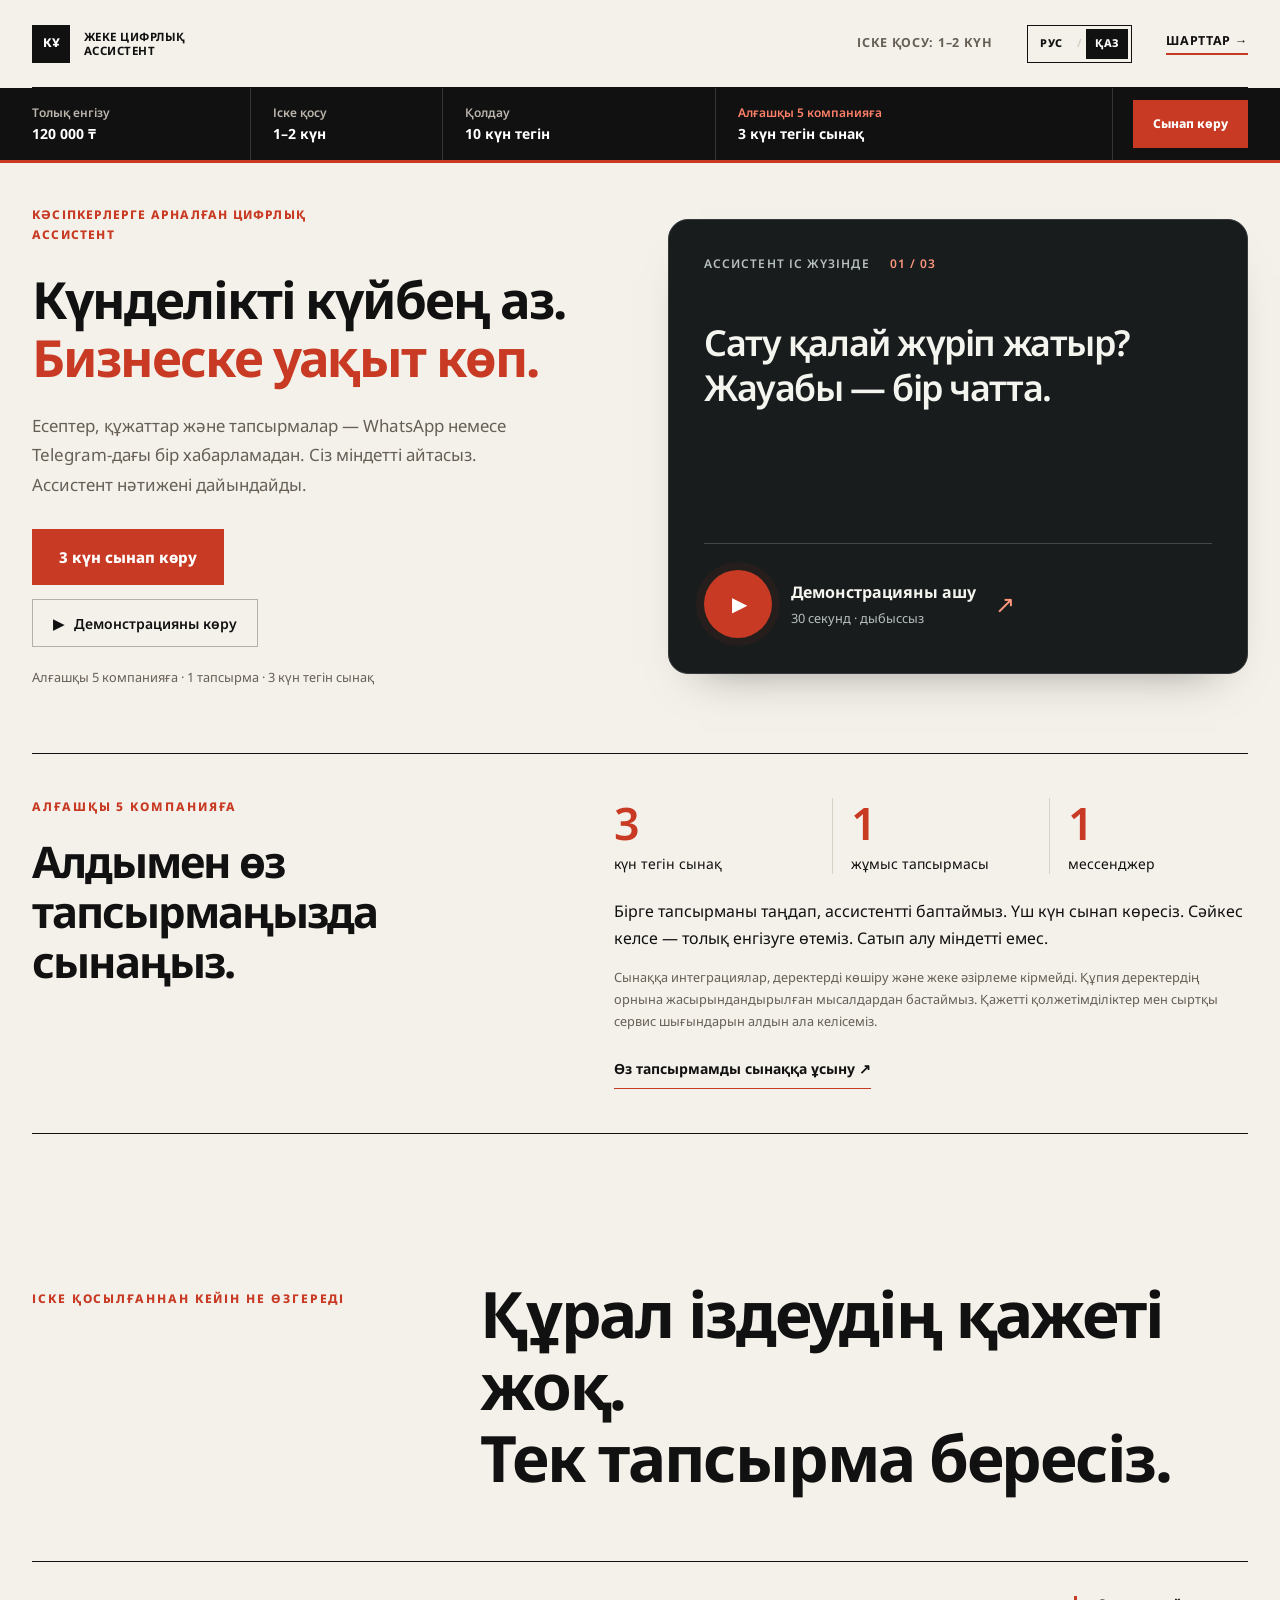
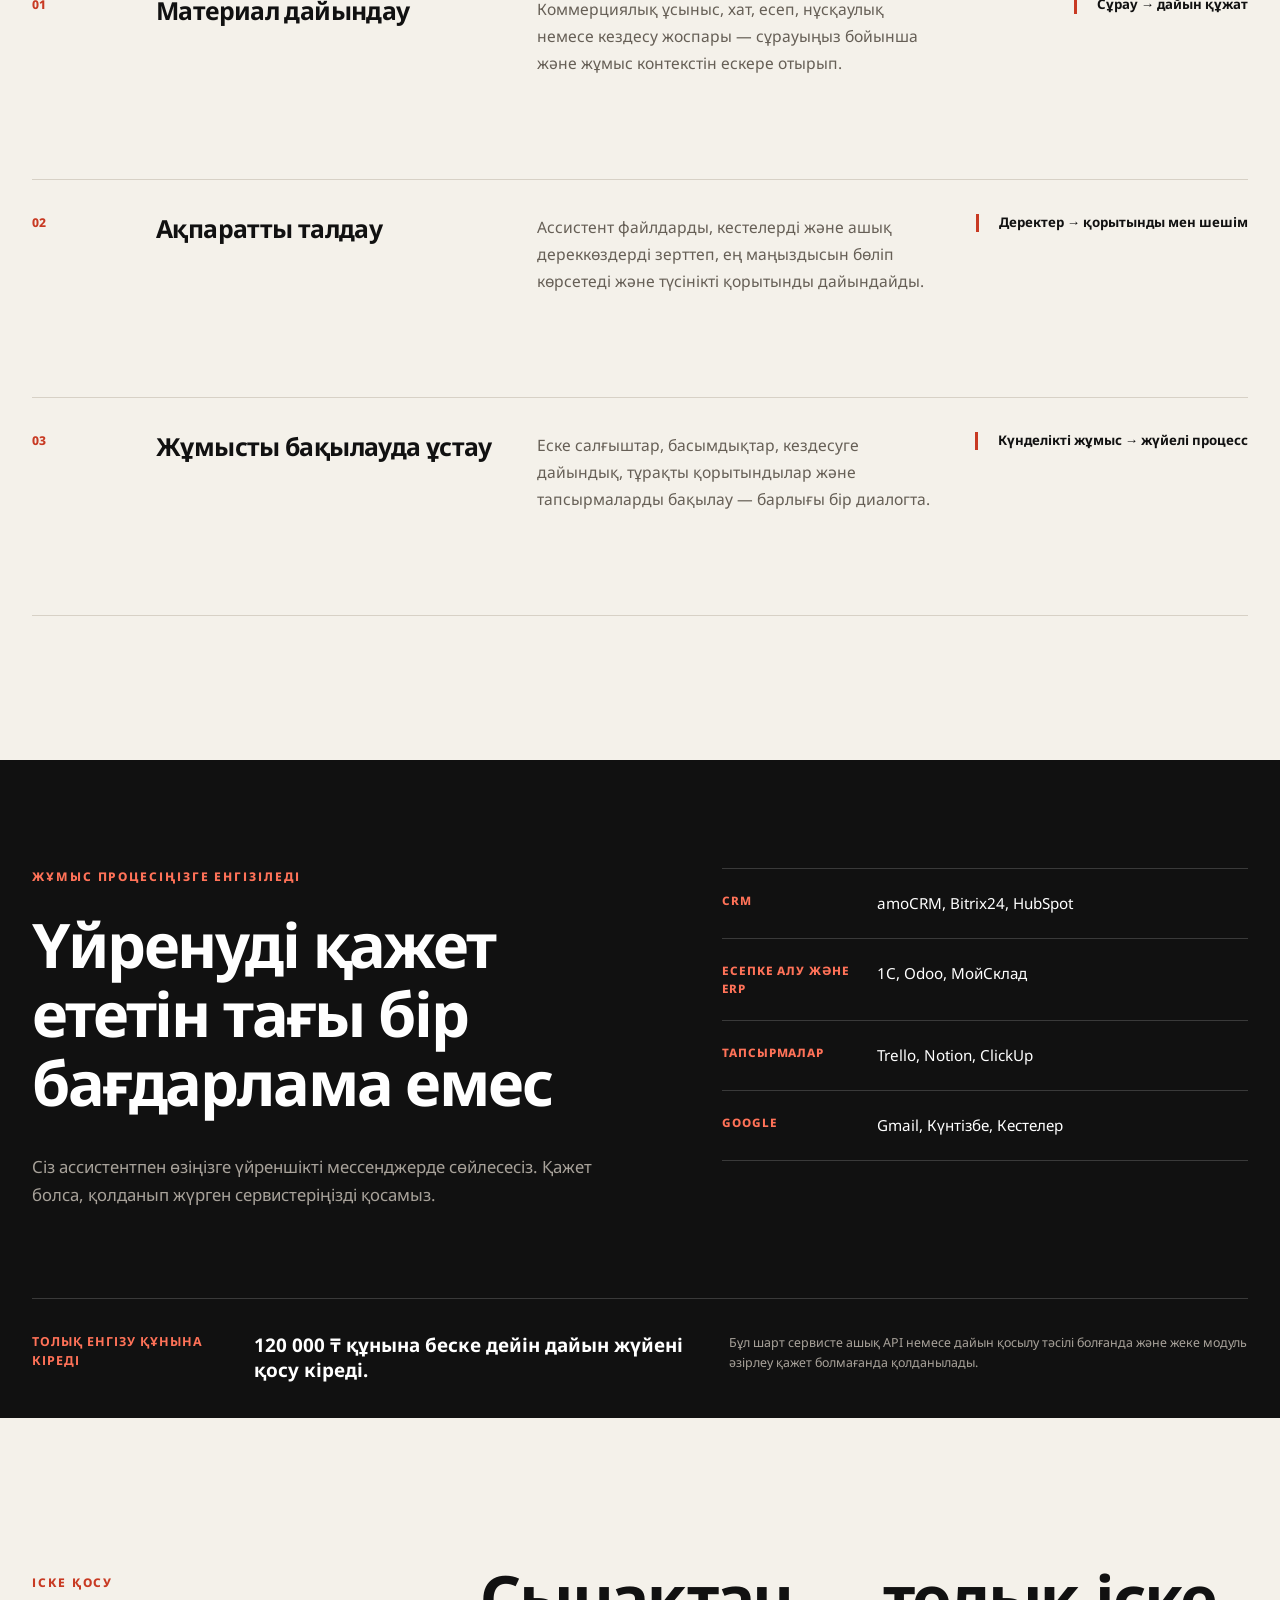
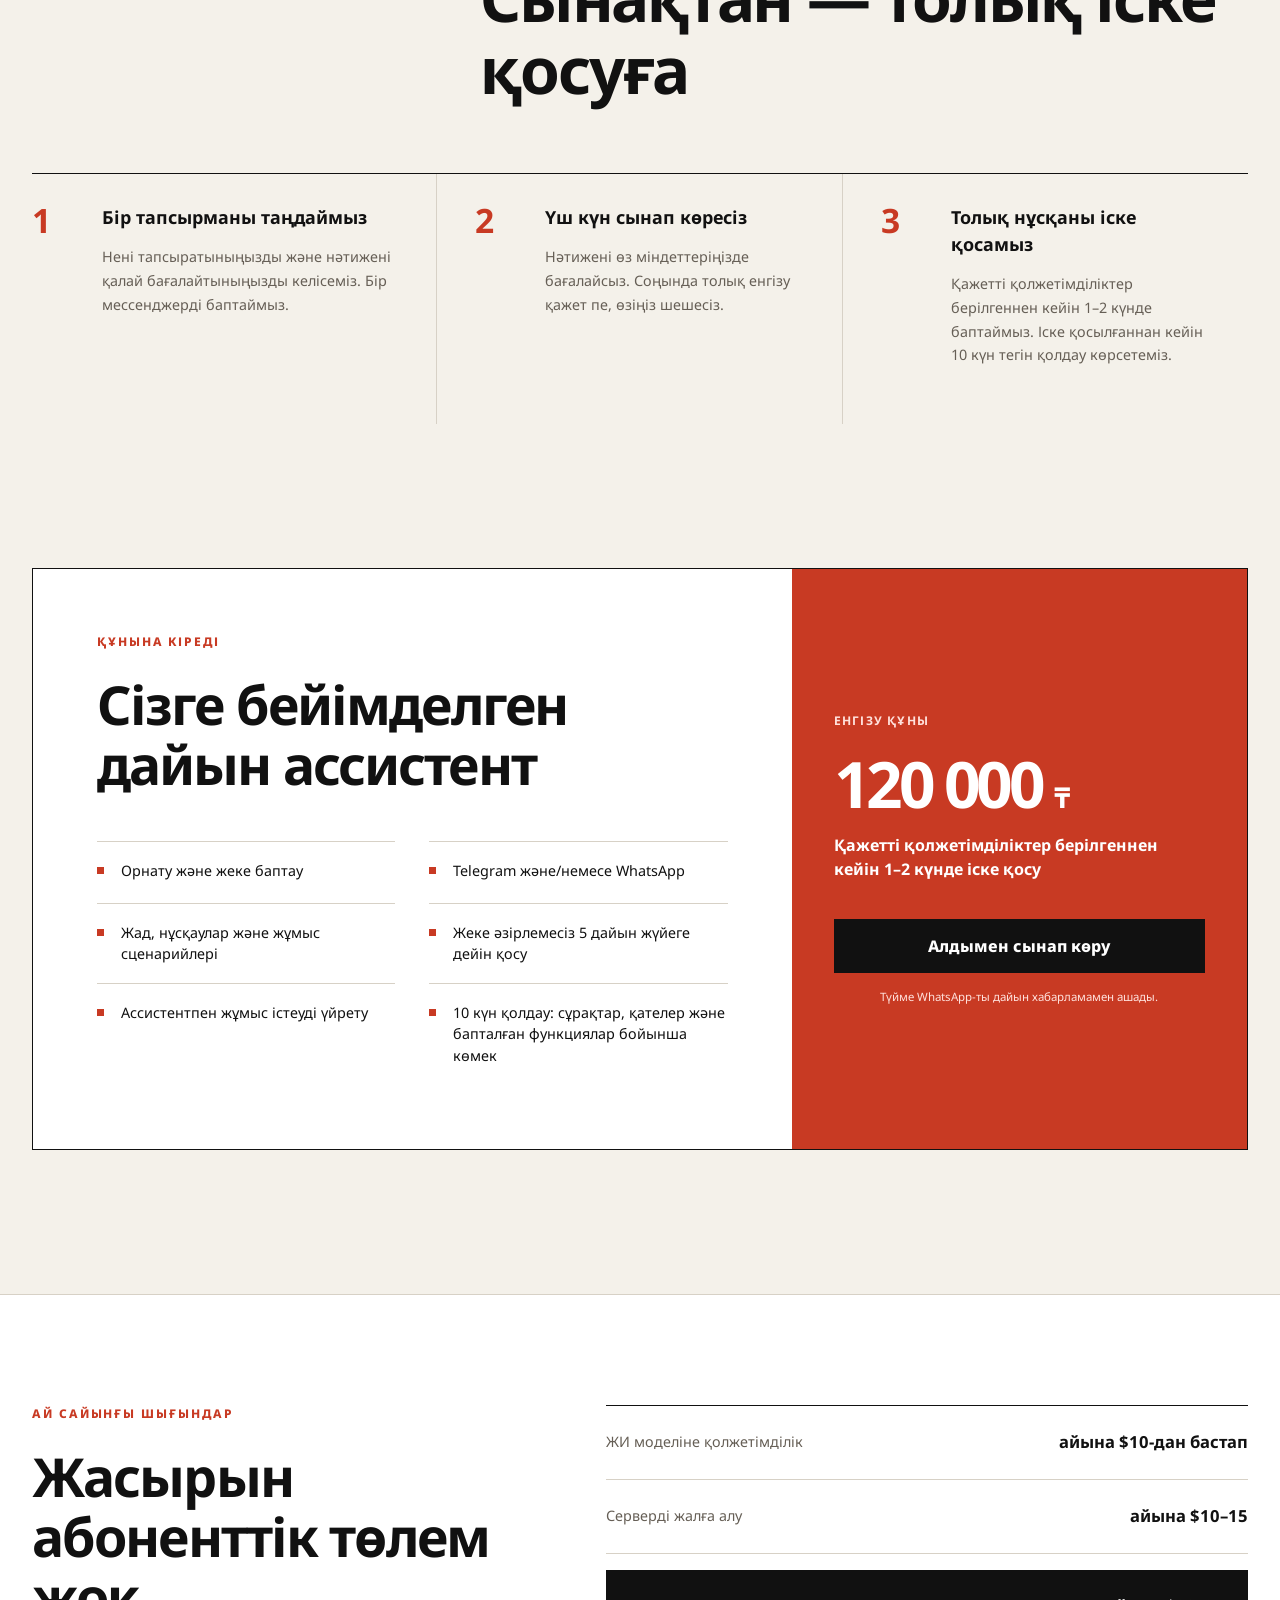
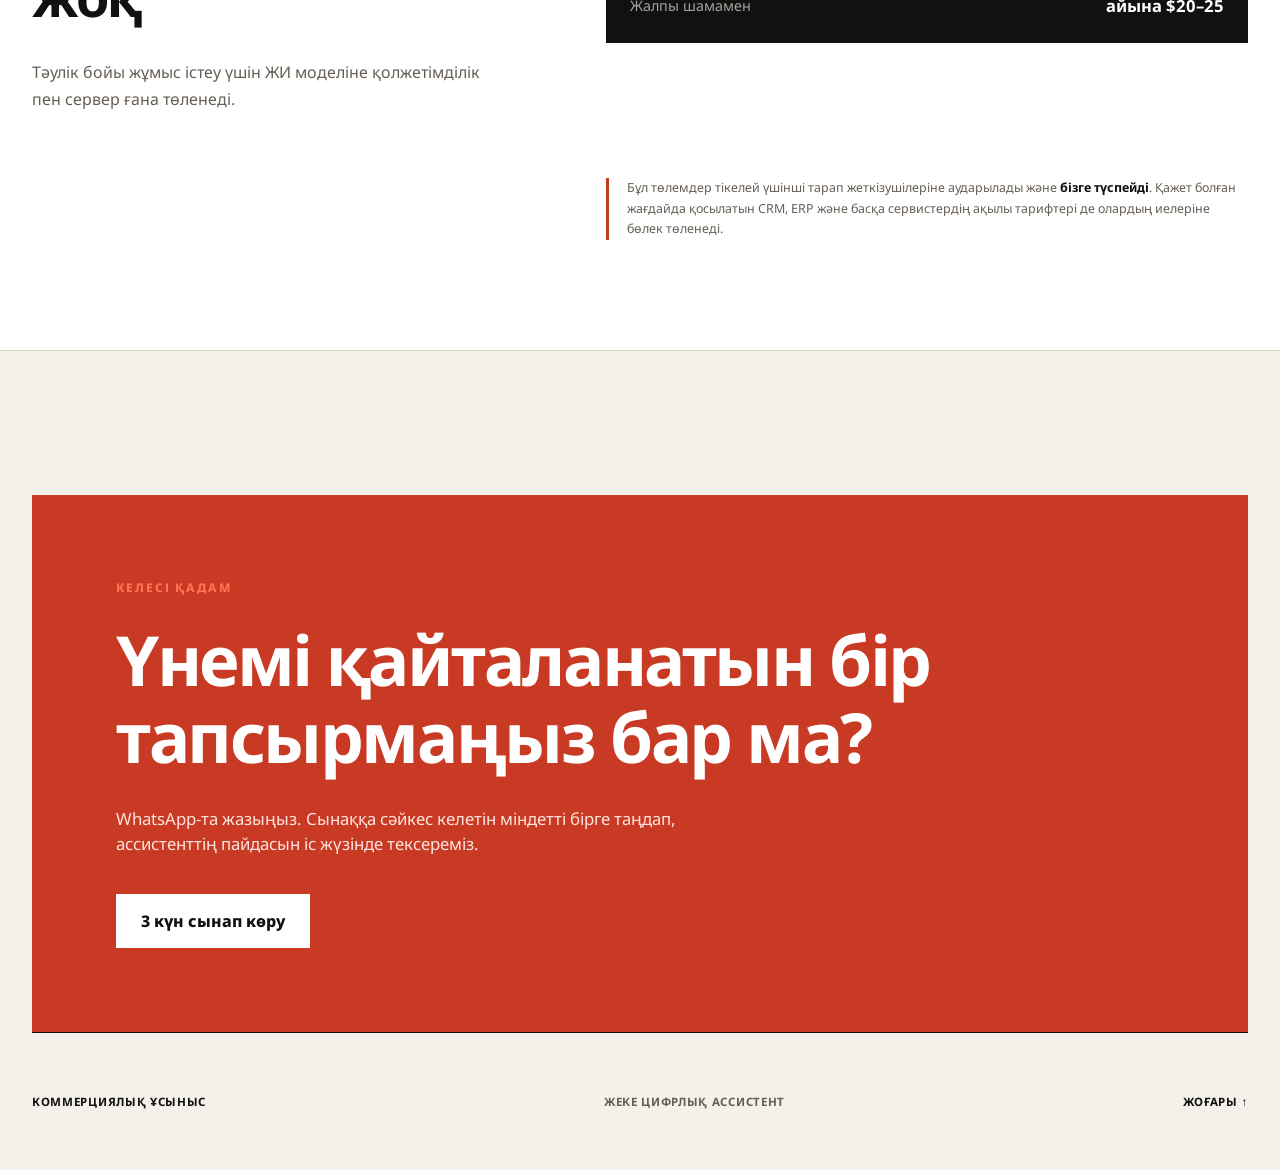
<file: index.html>
<!doctype html>
<html lang="kk">
  <head>
    <meta charset="UTF-8" />
    <meta name="viewport" content="width=device-width, initial-scale=1.0" />
    <meta name="theme-color" content="#f4f1ea" />
    <meta name="description" content="Telegram және WhatsApp-та жұмыс істейтін жеке цифрлық ассистентті енгізу жөніндегі коммерциялық ұсыныс. 1–2 күнде іске қосу." />
    <title>Жеке цифрлық ассистент — коммерциялық ұсыныс</title>
    <link rel="preconnect" href="https://fonts.googleapis.com" />
    <link rel="preconnect" href="https://fonts.gstatic.com" crossorigin />
    <link href="https://fonts.googleapis.com/css2?family=Noto+Sans:wght@400;500;600;700;800&amp;display=swap" rel="stylesheet" />
    <link rel="stylesheet" href="./styles.css" />
    <link rel="stylesheet" href="./phone-demo.css?v=20260905-frame" />
  <noscript><style>.reveal{opacity:1;transform:none}.pd-teaser,.demo-watch{display:none}.hero{grid-template-columns:1fr}</style></noscript>
  </head>
  <body>
    <header class="header shell">
      <a class="proposal-mark" href="#top" aria-label="Беттің басына өту">
        <span>КҰ</span>
        <span>Жеке цифрлық<br />ассистент</span>
      </a>
      <div class="header-meta">
        <span>Іске қосу: 1–2 күн</span>
        <nav class="language-switch" aria-label="Тілді таңдау / Выбор языка">
          <button type="button" data-language="ru" aria-pressed="false">РУС</button>
          <span aria-hidden="true">/</span>
          <button type="button" data-language="kz" aria-pressed="true">ҚАЗ</button>
        </nav>
        <a href="#offer">Шарттар →</a>
      </div>
    </header>

    <div class="offer-rail" aria-label="Ұсыныстың негізгі шарттары">
      <div class="offer-rail__inner shell">
        <div class="offer-rail__item"><span>Толық енгізу</span><strong>120 000 ₸</strong></div>
        <div class="offer-rail__item"><span>Іске қосу</span><strong>1–2 күн</strong></div>
        <div class="offer-rail__item"><span>Қолдау</span><strong>10 күн тегін</strong></div>
        <div class="offer-rail__item offer-rail__item--promo"><span>Алғашқы 5 компанияға</span><strong>3 күн тегін сынақ</strong></div>
        <a class="offer-rail__cta" href="https://wa.me/77479896274?text=%D0%A1%D3%99%D0%BB%D0%B5%D0%BC%D0%B5%D1%82%D1%81%D1%96%D0%B7%20%D0%B1%D0%B5!%20%D0%A6%D0%B8%D1%84%D1%80%D0%BB%D1%8B%D2%9B%20%D0%B0%D1%81%D1%81%D0%B8%D1%81%D1%82%D0%B5%D0%BD%D1%82%D1%82%D1%96%203%20%D0%BA%D2%AF%D0%BD%20%D1%81%D1%8B%D0%BD%D0%B0%D0%BF%20%D0%BA%D3%A9%D1%80%D0%B3%D1%96%D0%BC%20%D0%BA%D0%B5%D0%BB%D0%B5%D0%B4%D1%96.%20%D0%91%D0%B8%D0%B7%D0%BD%D0%B5%D1%81%D1%96%D0%BC%3A%20___.%20%D0%A1%D1%8B%D0%BD%D0%B0%D2%9B%20%D1%82%D0%B0%D0%BF%D1%81%D1%8B%D1%80%D0%BC%D0%B0%D1%81%D1%8B%3A%20___.%20%D0%AB%D2%A3%D2%93%D0%B0%D0%B9%D0%BB%D1%8B%20%D0%BC%D0%B5%D1%81%D1%81%D0%B5%D0%BD%D0%B4%D0%B6%D0%B5%D1%80%3A%20WhatsApp%20%2F%20Telegram." target="_top" aria-label="Ассистентті WhatsApp арқылы қосу">Сынап көру</a>
      </div>
    </div>

    <main id="top">
      <section class="hero shell">
        <div class="hero-main reveal">
          <p class="overline">Кәсіпкерлерге арналған цифрлық ассистент</p>
          <h1>Күнделікті күйбең аз.<br /><em>Бизнеске уақыт көп.</em></h1>
          <p class="hero-text">Есептер, құжаттар және тапсырмалар — WhatsApp немесе Telegram-дағы бір хабарламадан. Сіз міндетті айтасыз. Ассистент нәтижені дайындайды.</p>
          <div class="hero-action">
            <a class="button button--signal" href="https://wa.me/77479896274?text=%D0%A1%D3%99%D0%BB%D0%B5%D0%BC%D0%B5%D1%82%D1%81%D1%96%D0%B7%20%D0%B1%D0%B5!%20%D0%A6%D0%B8%D1%84%D1%80%D0%BB%D1%8B%D2%9B%20%D0%B0%D1%81%D1%81%D0%B8%D1%81%D1%82%D0%B5%D0%BD%D1%82%D1%82%D1%96%203%20%D0%BA%D2%AF%D0%BD%20%D1%81%D1%8B%D0%BD%D0%B0%D0%BF%20%D0%BA%D3%A9%D1%80%D0%B3%D1%96%D0%BC%20%D0%BA%D0%B5%D0%BB%D0%B5%D0%B4%D1%96.%20%D0%91%D0%B8%D0%B7%D0%BD%D0%B5%D1%81%D1%96%D0%BC%3A%20___.%20%D0%A1%D1%8B%D0%BD%D0%B0%D2%9B%20%D1%82%D0%B0%D0%BF%D1%81%D1%8B%D1%80%D0%BC%D0%B0%D1%81%D1%8B%3A%20___.%20%D0%AB%D2%A3%D2%93%D0%B0%D0%B9%D0%BB%D1%8B%20%D0%BC%D0%B5%D1%81%D1%81%D0%B5%D0%BD%D0%B4%D0%B6%D0%B5%D1%80%3A%20WhatsApp%20%2F%20Telegram." target="_top">3 күн сынап көру</a>
            <button class="demo-watch" type="button" data-demo-open aria-haspopup="dialog" aria-controls="demo-dialog"><span aria-hidden="true">▶</span> Демонстрацияны көру</button>
          </div>
          <p class="hero-pilot-note">Алғашқы 5 компанияға · 1 тапсырма · 3 күн тегін сынақ</p>
        </div>

        <button class="pd-teaser" type="button" data-demo-open aria-haspopup="dialog" aria-controls="demo-dialog">
          <span class="pd-teaser-top"><span data-phone-copy="teaserEyebrow">АССИСТЕНТ ІС ЖҮЗІНДЕ</span><span>01 / 03</span></span>
          <span class="pd-teaser-title" data-phone-copy="teaserTitle">Сату қалай жүріп жатыр?<br>Жауабы — бір чатта.</span>
          <span class="pd-teaser-rule"></span>
          <span class="pd-teaser-bottom"><span class="pd-play-disc" aria-hidden="true">▶</span><span><strong data-phone-copy="teaserPlay">Демонстрацияны ашу</strong><small data-phone-copy="teaserDuration">30 секунд · дыбыссыз</small></span><span class="pd-teaser-arrow" aria-hidden="true">↗</span></span>
        </button>
      </section>

      <section class="pilot-section shell" id="pilot">
        <div class="pilot-intro"><p class="overline" data-copy="pilotEyebrow">АЛҒАШҚЫ 5 КОМПАНИЯҒА</p><h2 data-copy="pilotTitle">Алдымен өз<br>тапсырмаңызда сынаңыз.</h2></div>
        <div class="pilot-details"><div class="pilot-facts"><div><strong>3</strong><span data-copy="pilotDays">күн тегін сынақ</span></div><div><strong>1</strong><span data-copy="pilotTask">жұмыс тапсырмасы</span></div><div><strong>1</strong><span data-copy="pilotChannel">мессенджер</span></div></div><p data-copy="pilotDescription">Бірге тапсырманы таңдап, ассистентті баптаймыз. Үш күн сынап көресіз. Сәйкес келсе — толық енгізуге өтеміз. Сатып алу міндетті емес.</p><small data-copy="pilotLimits">Сынаққа интеграциялар, деректерді көшіру және жеке әзірлеме кірмейді. Құпия деректердің орнына жасырындандырылған мысалдардан бастаймыз. Қажетті қолжетімділіктер мен сыртқы сервис шығындарын алдын ала келісеміз.</small><a class="pilot-link" href="https://wa.me/77479896274?text=%D0%A1%D3%99%D0%BB%D0%B5%D0%BC%D0%B5%D1%82%D1%81%D1%96%D0%B7%20%D0%B1%D0%B5!%20%D0%A6%D0%B8%D1%84%D1%80%D0%BB%D1%8B%D2%9B%20%D0%B0%D1%81%D1%81%D0%B8%D1%81%D1%82%D0%B5%D0%BD%D1%82%D1%82%D1%96%203%20%D0%BA%D2%AF%D0%BD%20%D1%81%D1%8B%D0%BD%D0%B0%D0%BF%20%D0%BA%D3%A9%D1%80%D0%B3%D1%96%D0%BC%20%D0%BA%D0%B5%D0%BB%D0%B5%D0%B4%D1%96.%20%D0%91%D0%B8%D0%B7%D0%BD%D0%B5%D1%81%D1%96%D0%BC%3A%20___.%20%D0%A1%D1%8B%D0%BD%D0%B0%D2%9B%20%D1%82%D0%B0%D0%BF%D1%81%D1%8B%D1%80%D0%BC%D0%B0%D1%81%D1%8B%3A%20___.%20%D0%AB%D2%A3%D2%93%D0%B0%D0%B9%D0%BB%D1%8B%20%D0%BC%D0%B5%D1%81%D1%81%D0%B5%D0%BD%D0%B4%D0%B6%D0%B5%D1%80%3A%20WhatsApp%20%2F%20Telegram." target="_top" data-copy="pilotCta">Өз тапсырмамды сынаққа ұсыну ↗</a></div>
      </section>

      <section class="section shell" id="tasks">
        <div class="section-head reveal">
          <p class="overline">Іске қосылғаннан кейін не өзгереді</p>
          <h2>Құрал іздеудің қажеті жоқ.<br />Тек тапсырма бересіз.</h2>
        </div>
        <div class="use-cases">
          <article class="use-case reveal">
            <span class="case-number">01</span>
            <h3>Материал дайындау</h3>
            <p>Коммерциялық ұсыныс, хат, есеп, нұсқаулық немесе кездесу жоспары — сұрауыңыз бойынша және жұмыс контекстін ескере отырып.</p>
            <span class="case-result">Сұрау → дайын құжат</span>
          </article>
          <article class="use-case reveal">
            <span class="case-number">02</span>
            <h3>Ақпаратты талдау</h3>
            <p>Ассистент файлдарды, кестелерді және ашық дереккөздерді зерттеп, ең маңыздысын бөліп көрсетеді және түсінікті қорытынды дайындайды.</p>
            <span class="case-result">Деректер → қорытынды мен шешім</span>
          </article>
          <article class="use-case reveal">
            <span class="case-number">03</span>
            <h3>Жұмысты бақылауда ұстау</h3>
            <p>Еске салғыштар, басымдықтар, кездесуге дайындық, тұрақты қорытындылар және тапсырмаларды бақылау — барлығы бір диалогта.</p>
            <span class="case-result">Күнделікті жұмыс → жүйелі процесс</span>
          </article>
        </div>
      </section>

      <section class="section integration-section" id="integrations">
        <div class="shell integration-layout">
          <div class="integration-copy reveal">
            <p class="overline overline--light">Жұмыс процесіңізге енгізіледі</p>
            <h2>Үйренуді қажет ететін тағы бір бағдарлама емес</h2>
            <p>Сіз ассистентпен өзіңізге үйреншікті мессенджерде сөйлесесіз. Қажет болса, қолданып жүрген сервистеріңізді қосамыз.</p>
          </div>
          <div class="integration-list reveal" aria-label="Қосуға болатын жүйелердің мысалдары">
            <div><span>CRM</span><p>amoCRM, Bitrix24, HubSpot</p></div>
            <div><span>Есепке алу және ERP</span><p>1С, Odoo, МойСклад</p></div>
            <div><span>Тапсырмалар</span><p>Trello, Notion, ClickUp</p></div>
            <div><span>Google</span><p>Gmail, Күнтізбе, Кестелер</p></div>
          </div>
        </div>
        <div class="shell integration-note reveal">
          <strong>Толық енгізу құнына кіреді</strong>
          <p>120 000 ₸ құнына беске дейін дайын жүйені қосу кіреді.</p>
          <small>Бұл шарт сервисте ашық API немесе дайын қосылу тәсілі болғанда және жеке модуль әзірлеу қажет болмағанда қолданылады.</small>
        </div>
      </section>

      <section class="section shell launch-section">
        <div class="section-head reveal">
          <p class="overline">Іске қосу</p>
          <h2>Сынақтан — толық іске қосуға</h2>
        </div>
        <ol class="launch-steps">
          <li class="reveal"><span>1</span><div><strong>Бір тапсырманы таңдаймыз</strong><p>Нені тапсыратыныңызды және нәтижені қалай бағалайтыныңызды келісеміз. Бір мессенджерді баптаймыз.</p></div></li>
          <li class="reveal"><span>2</span><div><strong>Үш күн сынап көресіз</strong><p>Нәтижені өз міндеттеріңізде бағалайсыз. Соңында толық енгізу қажет пе, өзіңіз шешесіз.</p></div></li>
          <li class="reveal"><span>3</span><div><strong>Толық нұсқаны іске қосамыз</strong><p>Қажетті қолжетімділіктер берілгеннен кейін 1–2 күнде баптаймыз. Іске қосылғаннан кейін 10 күн тегін қолдау көрсетеміз.</p></div></li>
        </ol>
      </section>

      <section class="section shell" id="offer">
        <div class="commercial-grid">
          <div class="commercial-copy reveal">
            <p class="overline">Құнына кіреді</p>
            <h2>Сізге бейімделген дайын ассистент</h2>
            <ul class="included-list">
              <li>Орнату және жеке баптау</li>
              <li>Telegram және/немесе WhatsApp</li>
              <li>Жад, нұсқаулар және жұмыс сценарийлері</li>
              <li>Жеке әзірлемесіз 5 дайын жүйеге дейін қосу</li>
              <li>Ассистентпен жұмыс істеуді үйрету</li>
              <li>10 күн қолдау: сұрақтар, қателер және бапталған функциялар бойынша көмек</li>
            </ul>
          </div>
          <div class="commercial-offer reveal">
            <span class="offer-label">Енгізу құны</span>
            <strong class="commercial-price">120 000 <small>₸</small></strong>
            <p>Қажетті қолжетімділіктер берілгеннен кейін 1–2 күнде іске қосу</p>
            <a class="button button--dark" href="https://wa.me/77479896274?text=%D0%A1%D3%99%D0%BB%D0%B5%D0%BC%D0%B5%D1%82%D1%81%D1%96%D0%B7%20%D0%B1%D0%B5!%20%D0%A6%D0%B8%D1%84%D1%80%D0%BB%D1%8B%D2%9B%20%D0%B0%D1%81%D1%81%D0%B8%D1%81%D1%82%D0%B5%D0%BD%D1%82%D1%82%D1%96%203%20%D0%BA%D2%AF%D0%BD%20%D1%81%D1%8B%D0%BD%D0%B0%D0%BF%20%D0%BA%D3%A9%D1%80%D0%B3%D1%96%D0%BC%20%D0%BA%D0%B5%D0%BB%D0%B5%D0%B4%D1%96.%20%D0%91%D0%B8%D0%B7%D0%BD%D0%B5%D1%81%D1%96%D0%BC%3A%20___.%20%D0%A1%D1%8B%D0%BD%D0%B0%D2%9B%20%D1%82%D0%B0%D0%BF%D1%81%D1%8B%D1%80%D0%BC%D0%B0%D1%81%D1%8B%3A%20___.%20%D0%AB%D2%A3%D2%93%D0%B0%D0%B9%D0%BB%D1%8B%20%D0%BC%D0%B5%D1%81%D1%81%D0%B5%D0%BD%D0%B4%D0%B6%D0%B5%D1%80%3A%20WhatsApp%20%2F%20Telegram." target="_top">Алдымен сынап көру</a>
            <small>Түйме WhatsApp-ты дайын хабарламамен ашады.</small>
          </div>
        </div>
      </section>

      <section class="section costs-section">
        <div class="shell costs-layout">
          <div class="costs-title reveal">
            <p class="overline">Ай сайынғы шығындар</p>
            <h2>Жасырын абоненттік төлем жоқ</h2>
            <p>Тәулік бойы жұмыс істеу үшін ЖИ моделіне қолжетімділік пен сервер ғана төленеді.</p>
          </div>
          <div class="costs-table reveal">
            <div><span>ЖИ моделіне қолжетімділік</span><strong>айына $10-дан бастап</strong></div>
            <div><span>Серверді жалға алу</span><strong>айына $10–15</strong></div>
            <div class="cost-total"><span>Жалпы шамамен</span><strong>айына $20–25</strong></div>
          </div>
          <p class="provider-note reveal">Бұл төлемдер тікелей үшінші тарап жеткізушілеріне аударылады және <strong>бізге түспейді</strong>. Қажет болған жағдайда қосылатын CRM, ERP және басқа сервистердің ақылы тарифтері де олардың иелеріне бөлек төленеді.</p>
        </div>
      </section>

      <section class="final-cta shell reveal">
        <p class="overline overline--light">Келесі қадам</p>
        <h2>Үнемі қайталанатын бір тапсырмаңыз бар ма?</h2>
        <p>WhatsApp-та жазыңыз. Сынаққа сәйкес келетін міндетті бірге таңдап, ассистенттің пайдасын іс жүзінде тексереміз.</p>
        <a class="button button--light" href="https://wa.me/77479896274?text=%D0%A1%D3%99%D0%BB%D0%B5%D0%BC%D0%B5%D1%82%D1%81%D1%96%D0%B7%20%D0%B1%D0%B5!%20%D0%A6%D0%B8%D1%84%D1%80%D0%BB%D1%8B%D2%9B%20%D0%B0%D1%81%D1%81%D0%B8%D1%81%D1%82%D0%B5%D0%BD%D1%82%D1%82%D1%96%203%20%D0%BA%D2%AF%D0%BD%20%D1%81%D1%8B%D0%BD%D0%B0%D0%BF%20%D0%BA%D3%A9%D1%80%D0%B3%D1%96%D0%BC%20%D0%BA%D0%B5%D0%BB%D0%B5%D0%B4%D1%96.%20%D0%91%D0%B8%D0%B7%D0%BD%D0%B5%D1%81%D1%96%D0%BC%3A%20___.%20%D0%A1%D1%8B%D0%BD%D0%B0%D2%9B%20%D1%82%D0%B0%D0%BF%D1%81%D1%8B%D1%80%D0%BC%D0%B0%D1%81%D1%8B%3A%20___.%20%D0%AB%D2%A3%D2%93%D0%B0%D0%B9%D0%BB%D1%8B%20%D0%BC%D0%B5%D1%81%D1%81%D0%B5%D0%BD%D0%B4%D0%B6%D0%B5%D1%80%3A%20WhatsApp%20%2F%20Telegram." target="_top">3 күн сынап көру</a>
      </section>
    </main>

    <footer class="footer shell">
      <span>Коммерциялық ұсыныс</span>
      <span>Жеке цифрлық ассистент</span>
      <a href="#top">Жоғары ↑</a>
    </footer>

    <div class="mobile-action" aria-label="Негізгі шарттар және қосу">
      <div class="mobile-action__promo">Алғашқы 5 компанияға · 3 күн тегін сынақ</div>
      <div class="mobile-action__row">
        <span><strong>120 000 ₸</strong><small>1–2 күн · 10 күн қолдау</small></span>
        <a href="https://wa.me/77479896274?text=%D0%A1%D3%99%D0%BB%D0%B5%D0%BC%D0%B5%D1%82%D1%81%D1%96%D0%B7%20%D0%B1%D0%B5!%20%D0%A6%D0%B8%D1%84%D1%80%D0%BB%D1%8B%D2%9B%20%D0%B0%D1%81%D1%81%D0%B8%D1%81%D1%82%D0%B5%D0%BD%D1%82%D1%82%D1%96%203%20%D0%BA%D2%AF%D0%BD%20%D1%81%D1%8B%D0%BD%D0%B0%D0%BF%20%D0%BA%D3%A9%D1%80%D0%B3%D1%96%D0%BC%20%D0%BA%D0%B5%D0%BB%D0%B5%D0%B4%D1%96.%20%D0%91%D0%B8%D0%B7%D0%BD%D0%B5%D1%81%D1%96%D0%BC%3A%20___.%20%D0%A1%D1%8B%D0%BD%D0%B0%D2%9B%20%D1%82%D0%B0%D0%BF%D1%81%D1%8B%D1%80%D0%BC%D0%B0%D1%81%D1%8B%3A%20___.%20%D0%AB%D2%A3%D2%93%D0%B0%D0%B9%D0%BB%D1%8B%20%D0%BC%D0%B5%D1%81%D1%81%D0%B5%D0%BD%D0%B4%D0%B6%D0%B5%D1%80%3A%20WhatsApp%20%2F%20Telegram." target="_top" aria-label="Ассистентті WhatsApp арқылы қосу">Сынап көру</a>
      </div>
    </div>

    <dialog class="pd-modal" id="demo-dialog" aria-labelledby="pd-title" aria-describedby="pd-description">
      <div class="pd-modal-heading">
        <span class="pd-modal-label"><span class="pd-label-mark" aria-hidden="true">DA/</span><span data-phone-copy="modalLabel">30 СЕКУНДТА БІР ЖҰМЫС КҮНІ</span></span>
        <button class="pd-close" type="button" data-phone-close aria-label="Демонстрацияны жабу"><span aria-hidden="true">×</span></button>
      </div>
      <div class="pd-content">
        <div class="pd-story">
          <p class="pd-eyebrow" data-phone-copy="storyEyebrow">СІЗ АЙТАСЫЗ. ОЛ ДАЙЫНДАЙДЫ.</p>
          <h2 id="pd-title" data-phone-copy="storyTitle">Бір диалог.<br><em>Істер бақылауда.</em></h2>
          <p id="pd-description" data-phone-copy="storyDescription">Сату туралы сұрақтан — командаға дайын тапсырмаларға дейін.</p>
          <ol class="pd-chapters">
            <li data-phase="0"><span>01</span><div><strong data-phone-copy="phase1">Сатуды көру</strong><small data-phone-copy="phase1Detail">Түсім және апталық диаграмма</small></div></li>
            <li data-phase="1"><span>02</span><div><strong data-phone-copy="phase2">Мәселені анықтау</strong><small data-phone-copy="phase2Detail">Назар аударуды қажет ететін өтінімдер</small></div></li>
            <li data-phase="2"><span>03</span><div><strong data-phone-copy="phase3">Әрекетке көшу</strong><small data-phone-copy="phase3Detail">Тапсырмалар дайын. Растау — сізден.</small></div></li>
          </ol>
          <a class="pd-trial" href="https://wa.me/77479896274?text=%D0%A1%D3%99%D0%BB%D0%B5%D0%BC%D0%B5%D1%82%D1%81%D1%96%D0%B7%20%D0%B1%D0%B5!%20%D0%A6%D0%B8%D1%84%D1%80%D0%BB%D1%8B%D2%9B%20%D0%B0%D1%81%D1%81%D0%B8%D1%81%D1%82%D0%B5%D0%BD%D1%82%D1%82%D1%96%203%20%D0%BA%D2%AF%D0%BD%20%D1%81%D1%8B%D0%BD%D0%B0%D0%BF%20%D0%BA%D3%A9%D1%80%D0%B3%D1%96%D0%BC%20%D0%BA%D0%B5%D0%BB%D0%B5%D0%B4%D1%96.%20%D0%91%D0%B8%D0%B7%D0%BD%D0%B5%D1%81%D1%96%D0%BC%3A%20___.%20%D0%A1%D1%8B%D0%BD%D0%B0%D2%9B%20%D1%82%D0%B0%D0%BF%D1%81%D1%8B%D1%80%D0%BC%D0%B0%D1%81%D1%8B%3A%20___.%20%D0%AB%D2%A3%D2%93%D0%B0%D0%B9%D0%BB%D1%8B%20%D0%BC%D0%B5%D1%81%D1%81%D0%B5%D0%BD%D0%B4%D0%B6%D0%B5%D1%80%3A%20WhatsApp%20%2F%20Telegram." target="_top"><span data-phone-copy="trial">Өз бизнесімде сынап көру</span><span aria-hidden="true">↗</span></a>
        </div>
        <div class="pd-viewer">
          <div class="pd-phone">
            <div class="pd-screen">
              <div class="pd-status" aria-hidden="true"><strong>9:41</strong><span class="pd-island"></span><span>5G <svg viewBox="0 0 26 13" width="25" height="13"><rect x="1" y="1" width="21" height="11" rx="3" fill="none" stroke="currentColor" stroke-width="1.3"/><rect x="3" y="3" width="17" height="7" rx="1" fill="currentColor"/><path d="M24 4v5" stroke="currentColor" stroke-width="2"/></svg></span></div>
              <div class="pd-chat-header"><span class="pd-back" aria-hidden="true">‹</span><span class="pd-avatar" aria-hidden="true">A</span><div><strong data-phone-copy="assistantName">Цифрлық ассистент</strong><small data-phone-status>Желіде</small></div><span class="pd-chat-more" aria-hidden="true">···</span></div>
              <div class="pd-example" data-phone-copy="exampleLabel">Демонстрация · шартты деректер</div>
              <div class="pd-chat" role="log" aria-label="Ассистентпен демонстрациялық диалог" aria-live="polite" aria-relevant="additions" tabindex="0">
                <span class="pd-day" data-phone-copy="today">Бүгін</span>
                <div class="pd-messages"></div>
                <div class="pd-typing" hidden aria-label="Ассистент жазып жатыр"><i></i><i></i><i></i></div>
              </div>
              <div class="pd-composer" aria-hidden="true"><span class="pd-plus">+</span><span class="pd-composer-field" data-phone-composer>Хабарлама</span><span class="pd-send">↑</span></div>
              <div class="pd-home" aria-hidden="true"><span></span></div>
            </div>
          </div>
          <div class="pd-player">
            <div class="pd-progress" role="progressbar" aria-label="Демонстрация барысы" aria-valuemin="0" aria-valuemax="30" aria-valuenow="0"><span></span></div>
            <div class="pd-player-row"><button type="button" data-phone-toggle><span data-phone-toggle-icon aria-hidden="true">Ⅱ</span><span data-phone-toggle-label>Кідірту</span></button><span class="pd-clock">0:00 / 0:30</span><button type="button" data-phone-replay><span aria-hidden="true">↺</span><span data-phone-copy="replay">Қайта</span></button></div>
          </div>
        </div>
      </div>
      <p class="pd-legal" data-phone-copy="legal">Мысал сценарий. Интеграциялар толық енгізу кезінде қосылады. Көрсетілім жылдамдығы нақты жұмыс уақытын білдірмейді.</p>
    </dialog>
    <script src="./app.js?v=20260905-costs"></script>
    <script src="./phone-demo.js"></script>
  </body>
</html>
</file>
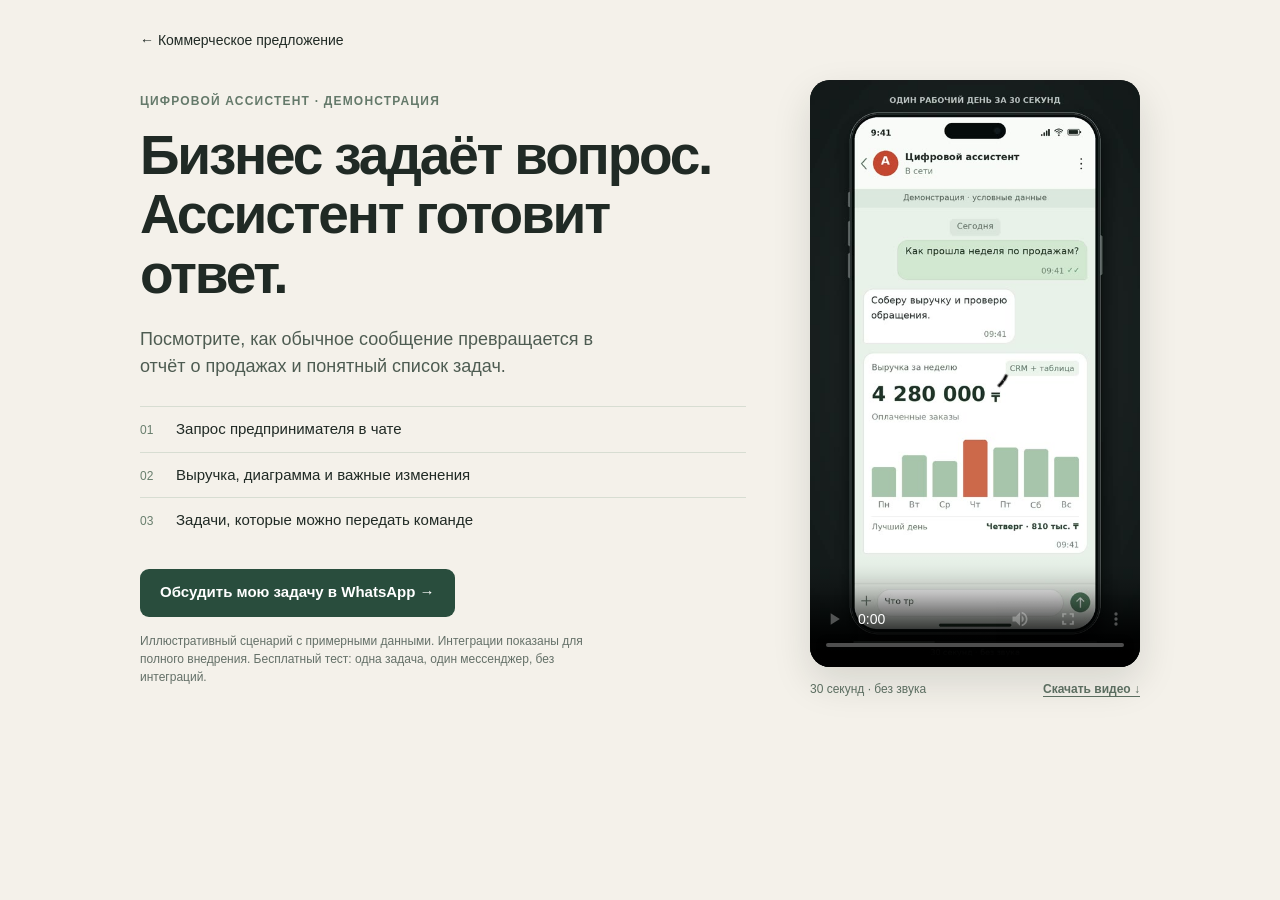
<file: video.html>
<!doctype html>
<html lang="ru">
<head>
  <meta charset="utf-8">
  <meta name="viewport" content="width=device-width, initial-scale=1">
  <meta name="theme-color" content="#f4f1ea">
  <meta name="description" content="30 секунд о том, как цифровой ассистент помогает предпринимателю: отчёт о продажах, важные изменения и задачи в одном чате.">
  <title>Цифровой ассистент — видеодемонстрация</title>
  <style>
    *{box-sizing:border-box}body{margin:0;background:#f4f1ea;color:#202a25;font-family:Arial,Helvetica,sans-serif;line-height:1.5}a{color:inherit}main{width:min(100% - 40px,1000px);margin:0 auto;padding:28px 0 36px}.back{font-size:14px;text-decoration:none}.back:hover{text-decoration:underline}.layout{display:grid;grid-template-columns:1fr 330px;gap:64px;align-items:center;margin-top:28px}.eyebrow{font-size:12px;font-weight:700;letter-spacing:.1em;text-transform:uppercase;color:#64796a}h1{font-size:clamp(34px,5vw,55px);line-height:1.08;letter-spacing:-.04em;font-weight:600;margin:16px 0 22px}.lead{font-size:18px;max-width:460px;color:#4e5c52}.chapters{margin:26px 0;padding:0;list-style:none;counter-reset:steps}.chapters li{counter-increment:steps;padding:11px 0;border-top:1px solid #d7ddd2;font-size:15px}.chapters li::before{content:"0" counter(steps);display:inline-block;width:36px;color:#687e6d;font-size:12px}.button{display:inline-flex;justify-content:center;align-items:center;min-height:48px;padding:12px 20px;background:#294d3d;color:#fff;border-radius:9px;font-size:15px;font-weight:600;text-decoration:none}.button:hover{background:#1a382b}.fine{font-size:12px;color:#647068;margin-top:15px;max-width:460px}.player{width:100%;margin:0}video{width:100%;aspect-ratio:9/16;display:block;border-radius:20px;background:#171d1b;box-shadow:0 16px 38px #15291c22}.player-meta{display:flex;justify-content:space-between;align-items:center;gap:15px;font-size:12px;margin-top:13px;color:#5b6d60}.download{font-weight:600;text-underline-offset:3px}:focus-visible{outline:3px solid #ce714b;outline-offset:5px}@media(max-width:720px){main{width:min(100% - 32px,480px);padding:20px 0 30px}.layout{grid-template-columns:1fr;gap:28px;margin-top:22px}.intro{text-align:left}h1{font-size:36px;margin:12px 0 15px}.lead{font-size:16px}.chapters{display:none}.button{margin-top:10px;width:100%}.player{max-width:330px;justify-self:center}.fine{font-size:12px}}
  </style>
</head>
<body>
  <main>
    <a class="back" href="/">← Коммерческое предложение</a>
    <div class="layout">
      <div class="intro">
        <p class="eyebrow">Цифровой ассистент · демонстрация</p>
        <h1>Бизнес задаёт вопрос.<br>Ассистент готовит ответ.</h1>
        <p class="lead">Посмотрите, как обычное сообщение превращается в отчёт о продажах и понятный список задач.</p>
        <ol class="chapters"><li>Запрос предпринимателя в чате</li><li>Выручка, диаграмма и важные изменения</li><li>Задачи, которые можно передать команде</li></ol>
        <a class="button" href="https://wa.me/77479896274?text=%D0%97%D0%B4%D1%80%D0%B0%D0%B2%D1%81%D1%82%D0%B2%D1%83%D0%B9%D1%82%D0%B5!%20%D0%9F%D0%BE%D1%81%D0%BC%D0%BE%D1%82%D1%80%D0%B5%D0%BB%20%D0%B4%D0%B5%D0%BC%D0%BE%D0%BD%D1%81%D1%82%D1%80%D0%B0%D1%86%D0%B8%D1%8E.%20%D0%A5%D0%BE%D1%87%D1%83%20%D0%BE%D0%B1%D1%81%D1%83%D0%B4%D0%B8%D1%82%D1%8C%203-%D0%B4%D0%BD%D0%B5%D0%B2%D0%BD%D1%8B%D0%B9%20%D1%82%D0%B5%D1%81%D1%82%20%D0%B0%D1%81%D1%81%D0%B8%D1%81%D1%82%D0%B5%D0%BD%D1%82%D0%B0%20%D0%B4%D0%BB%D1%8F%20%D0%BC%D0%BE%D0%B5%D0%B3%D0%BE%20%D0%B1%D0%B8%D0%B7%D0%BD%D0%B5%D1%81%D0%B0." target="_top">Обсудить мою задачу в WhatsApp →</a>
        <p class="fine">Иллюстративный сценарий с примерными данными. Интеграции показаны для полного внедрения. Бесплатный тест: одна задача, один мессенджер, без интеграций.</p>
      </div>
      <figure class="player">
        <video controls playsinline preload="metadata" poster="/media/digital-assistant-poster.jpg" aria-label="Демонстрация цифрового ассистента на русском языке, 30 секунд, без звука">
          <source src="/media/digital-assistant-ru.mp4" type="video/mp4">
          Ваш браузер не поддерживает видео. <a href="/media/digital-assistant-ru.mp4">Открыть MP4</a>
        </video>
        <figcaption class="player-meta"><span>30 секунд · без звука</span><a class="download" href="/media/digital-assistant-ru.mp4" download="digital-assistant-ru.mp4">Скачать видео ↓</a></figcaption>
      </figure>
    </div>
  </main>
</body>
</html>
</file>
<file: styles.css>
:root {
  --paper: #f4f1ea;
  --white: #ffffff;
  --ink: #111111;
  --signal: #c83a23;
  --line: #d7d1c6;
  --muted: #665f56;
  --dark-muted: #a8a29a;
  --shell: min(1240px, calc(100% - 64px));
}

* { box-sizing: border-box; }

html { scroll-behavior: smooth; }
[id] { scroll-margin-top: 92px; }

body {
  margin: 0;
  min-width: 320px;
  color: var(--ink);
  background: var(--paper);
  font-family: "Noto Sans", Arial, "Helvetica Neue", sans-serif;
  font-size: 16px;
  line-height: 1.5;
  overflow-x: hidden;
}

button, a { font: inherit; }
a { color: inherit; text-decoration: none; }
button { color: inherit; }

.shell { width: var(--shell); margin-inline: auto; }

.header {
  min-height: 88px;
  display: flex;
  align-items: center;
  justify-content: space-between;
  border-bottom: 1px solid var(--ink);
}

.proposal-mark { display: inline-flex; align-items: center; gap: 14px; }
.proposal-mark > span:first-child {
  width: 38px;
  height: 38px;
  display: grid;
  place-items: center;
  color: var(--white);
  background: var(--ink);
  font-size: .76rem;
  font-weight: 800;
}
.proposal-mark > span:last-child {
  font-size: .72rem;
  font-weight: 700;
  line-height: 1.15;
  letter-spacing: .04em;
  text-transform: uppercase;
}

.header-meta { display: flex; align-items: center; gap: 34px; font-size: .78rem; font-weight: 700; text-transform: uppercase; letter-spacing: .055em; }
.header-meta > span { color: var(--muted); }
.header-meta a { padding-bottom: 3px; border-bottom: 2px solid var(--signal); }

.language-switch {
  display: inline-flex;
  align-items: center;
  gap: 4px;
  padding: 3px;
  border: 1px solid var(--ink);
}
.language-switch > span { color: var(--line); font-size: .7rem; }
.language-switch button {
  min-width: 42px;
  min-height: 30px;
  padding: 0 8px;
  border: 0;
  background: transparent;
  font-size: .68rem;
  font-weight: 800;
  letter-spacing: .06em;
  cursor: pointer;
}
.language-switch button[aria-pressed="true"] { color: var(--white); background: var(--ink); }
.language-switch button:hover:not([aria-pressed="true"]) { color: var(--signal); }
.language-switch button:focus-visible { outline: 3px solid var(--signal); outline-offset: 2px; }

.offer-rail {
  position: sticky;
  top: 0;
  z-index: 25;
  color: var(--white);
  background: var(--ink);
  border-bottom: 3px solid var(--signal);
}
.offer-rail__inner {
  min-height: 72px;
  display: grid;
  grid-template-columns: .8fr .7fr 1fr 1.45fr auto;
  align-items: stretch;
}
.offer-rail__item {
  padding: 13px 22px;
  display: flex;
  flex-direction: column;
  justify-content: center;
  border-right: 1px solid #363636;
}
.offer-rail__item:first-child { padding-left: 0; }
.offer-rail__item span { color: #bcb6ae; font-size: .75rem; font-weight: 600; line-height: 1.5; }
.offer-rail__item strong { margin-top: 2px; font-size: .875rem; line-height: 1.4; }
.offer-rail__item--promo span { color: #ff8068; }
.offer-rail__cta { margin: 12px 0 12px 20px; padding: 0 20px; display: inline-flex; align-items: center; justify-content: center; color: var(--white); background: var(--signal); border: 0; font-size: .76rem; font-weight: 800; cursor: pointer; }
.offer-rail__cta:hover { background: #cc3d25; }
.offer-rail__cta:focus-visible { outline: 3px solid var(--white); outline-offset: -5px; }

.hero {
  min-height: 0;
  padding: 42px 0 64px;
  display: grid;
  grid-template-columns: minmax(0, 1fr) minmax(0, 1fr);
  gap: 56px;
  align-items: center;
}

.hero-main { display: flex; flex-direction: column; justify-content: center; }
.overline {
  margin: 0 0 24px;
  color: var(--signal);
  font-size: .75rem;
  font-weight: 800;
  letter-spacing: .16em;
  text-transform: uppercase;
}

h1, h2, h3, p { margin-top: 0; }
h1 {
  max-width: 920px;
  margin-bottom: 32px;
  font-size: clamp(3.6rem, 6.7vw, 7.2rem);
  font-weight: 700;
  line-height: .91;
  letter-spacing: -.075em;
}
h1 em { color: var(--signal); font-style: normal; }

.hero-text {
  max-width: 760px;
  margin-bottom: 0;
  color: var(--muted);
  font-size: 1.17rem;
  line-height: 1.65;
}

.hero-action { margin-top: 30px; display: flex; align-items: flex-start; flex-direction: column; gap: 14px; }
.hero-action > span { max-width: 170px; color: var(--muted); font-size: .78rem; line-height: 1.35; }

.button {
  min-height: 54px;
  padding: 0 24px;
  display: inline-flex;
  align-items: center;
  justify-content: center;
  border: 1px solid transparent;
  border-radius: 0;
  font-weight: 800;
  cursor: pointer;
  transition: transform .18s ease, background-color .18s ease, color .18s ease;
}
.button:hover { transform: translateY(-2px); }
.button:focus-visible { outline: 3px solid var(--ink); outline-offset: 4px; }
.button--signal { color: var(--white); background: var(--signal); }
.button--signal:hover { background: #cc3d25; }
.button--dark { width: 100%; color: var(--white); background: var(--ink); }
.button--dark:hover { color: var(--ink); background: var(--paper); }
.button--light { color: var(--ink); background: var(--white); }
.button--light:hover { color: var(--white); background: transparent; border-color: var(--white); }

.hero-offer {
  min-height: 100%;
  padding: 36px;
  display: flex;
  flex-direction: column;
  color: var(--white);
  background: var(--ink);
  border-top: 8px solid var(--signal);
}
.offer-label { margin: 0 0 12px; color: var(--dark-muted); font-size: .75rem; font-weight: 700; letter-spacing: .1em; text-transform: uppercase; }
.hero-price { display: block; margin-top: 8px; font-size: clamp(2.7rem, 4.2vw, 4.4rem); line-height: 1; letter-spacing: -.065em; white-space: nowrap; }
.hero-price small, .commercial-price small { font-size: .45em; }
.offer-rule { height: 1px; margin: 32px 0 4px; background: #353535; }
.offer-facts { margin: 0; }
.offer-facts > div { padding: 19px 0; display: flex; justify-content: space-between; gap: 20px; border-bottom: 1px solid #353535; }
.offer-facts dt { color: var(--dark-muted); font-size: .78rem; }
.offer-facts dd { margin: 0; font-size: .82rem; font-weight: 700; text-align: right; }
.early-offer { margin-top: auto; padding: 22px; color: var(--ink); background: var(--signal); }
.early-offer span { display: block; margin-bottom: 6px; font-size: .68rem; font-weight: 800; text-transform: uppercase; letter-spacing: .08em; }
.early-offer strong { display: block; font-size: 1.1rem; line-height: 1.22; }

.section { padding-top: 144px; }
.section-head { display: grid; grid-template-columns: 1fr 2fr; gap: 64px; align-items: start; margin-bottom: 68px; }
.section-head .overline { padding-top: 12px; }
h2 { margin-bottom: 0; font-size: clamp(2.8rem, 5vw, 5.4rem); font-weight: 700; line-height: .96; letter-spacing: -.065em; }

.use-cases { border-top: 1px solid var(--ink); }
.use-case {
  min-height: 218px;
  padding: 34px 0;
  display: grid;
  grid-template-columns: 90px 1fr 1.15fr .8fr;
  gap: 34px;
  align-items: start;
  border-bottom: 1px solid var(--line);
}
.case-number { color: var(--signal); font-size: .76rem; font-weight: 800; }
.use-case h3 { margin-bottom: 0; font-size: 1.55rem; line-height: 1.15; letter-spacing: -.025em; }
.use-case p { max-width: 470px; margin-bottom: 0; color: var(--muted); font-size: .98rem; line-height: 1.7; }
.case-result { justify-self: end; padding-left: 20px; border-left: 3px solid var(--signal); font-size: .83rem; font-weight: 700; line-height: 1.35; }

.integration-section { margin-top: 144px; padding: 108px 0 0; color: var(--white); background: var(--ink); }
.integration-layout { display: grid; grid-template-columns: 1.04fr .96fr; gap: 120px; }
.overline--light { color: #ff7258; }
.integration-copy h2 { max-width: 690px; font-size: clamp(2.8rem, 4.8vw, 5.1rem); }
.integration-copy > p:last-child { max-width: 570px; margin: 36px 0 0; color: var(--dark-muted); font-size: 1.05rem; line-height: 1.7; }
.integration-list { border-top: 1px solid #3a3a3a; }
.integration-list > div { padding: 23px 0; display: grid; grid-template-columns: 135px 1fr; gap: 20px; border-bottom: 1px solid #3a3a3a; }
.integration-list span { color: #ff7258; font-size: .73rem; font-weight: 800; letter-spacing: .08em; text-transform: uppercase; }
.integration-list p { margin-bottom: 0; font-size: .95rem; }
.integration-note { margin-top: 88px; padding: 34px 0; display: grid; grid-template-columns: 180px 1fr 1.2fr; gap: 42px; border-top: 1px solid #3a3a3a; }
.integration-note strong { color: #ff7258; font-size: .78rem; text-transform: uppercase; letter-spacing: .08em; }
.integration-note p { margin-bottom: 0; font-size: 1.18rem; font-weight: 700; line-height: 1.35; }
.integration-note small { color: var(--dark-muted); font-size: .78rem; line-height: 1.6; }

.launch-section .section-head h2 { max-width: 900px; }
.launch-steps { margin: 0; padding: 0; list-style: none; display: grid; grid-template-columns: repeat(3, 1fr); border-top: 1px solid var(--ink); }
.launch-steps li { min-height: 250px; padding: 30px 38px 10px 0; display: grid; grid-template-columns: 48px 1fr; gap: 22px; border-right: 1px solid var(--line); }
.launch-steps li + li { padding-left: 38px; }
.launch-steps li:last-child { border-right: 0; }
.launch-steps li > span { color: var(--signal); font-size: 2.1rem; font-weight: 700; line-height: 1; }
.launch-steps strong { display: block; margin-bottom: 14px; font-size: 1.12rem; }
.launch-steps p { margin-bottom: 0; color: var(--muted); font-size: .9rem; line-height: 1.65; }

.commercial-grid { display: grid; grid-template-columns: 1.25fr .75fr; border: 1px solid var(--ink); }
.commercial-copy { padding: 64px; background: var(--white); }
.commercial-copy h2 { max-width: 720px; font-size: clamp(2.7rem, 4.2vw, 4.4rem); }
.included-list { margin: 45px 0 0; padding: 0; list-style: none; display: grid; grid-template-columns: 1fr 1fr; gap: 0 34px; }
.included-list li { min-height: 62px; padding: 18px 0 18px 24px; border-top: 1px solid var(--line); position: relative; font-size: .9rem; }
.included-list li::before { content: ""; width: 7px; height: 7px; position: absolute; left: 0; top: 25px; background: var(--signal); }
.commercial-offer { padding: 58px 42px; display: flex; flex-direction: column; justify-content: center; color: var(--white); background: var(--signal); }
.commercial-offer .offer-label { color: #ffe1dc; }
.commercial-price { display: block; margin: 12px 0 18px; font-size: clamp(3.2rem, 5vw, 5.1rem); line-height: .95; letter-spacing: -.07em; white-space: nowrap; }
.commercial-offer > p { margin-bottom: 38px; font-size: 1rem; font-weight: 700; }
.commercial-offer > small { margin-top: 15px; color: #ffe1dc; font-size: .72rem; line-height: 1.5; text-align: center; }

.costs-section { margin-top: 144px; padding: 110px 0; background: var(--white); border-block: 1px solid var(--line); }
.costs-layout { display: grid; grid-template-columns: .85fr 1.15fr; gap: 100px; }
.costs-title h2 { max-width: 560px; font-size: clamp(2.7rem, 4.2vw, 4.6rem); }
.costs-title > p:last-child { max-width: 460px; margin: 32px 0 0; color: var(--muted); font-size: 1rem; line-height: 1.65; }
.costs-table { border-top: 1px solid var(--ink); }
.costs-table > div { padding: 24px 0; display: flex; align-items: center; justify-content: space-between; gap: 30px; border-bottom: 1px solid var(--line); }
.costs-table span { color: var(--muted); font-size: .9rem; }
.costs-table strong { font-size: 1.04rem; }
.costs-table .cost-total { margin-top: 16px; padding: 24px; color: var(--white); background: var(--ink); border: 0; }
.costs-table .cost-total span { color: var(--dark-muted); }
.provider-note { grid-column: 2; margin: -34px 0 0; padding-left: 18px; border-left: 3px solid var(--signal); color: var(--muted); font-size: .78rem; line-height: 1.65; }
.provider-note strong { color: var(--ink); }

.final-cta { margin-top: 144px; padding: 84px; color: var(--white); background: var(--signal); }
.final-cta h2 { max-width: 1000px; font-size: clamp(3rem, 5.4vw, 5.9rem); }
.final-cta > p:not(.overline) { max-width: 590px; margin: 30px 0 38px; color: #ffe3de; font-size: 1.05rem; }

.footer { min-height: 138px; display: flex; align-items: center; justify-content: space-between; gap: 28px; border-top: 1px solid var(--ink); font-size: .72rem; font-weight: 700; text-transform: uppercase; letter-spacing: .06em; }
.footer span:nth-child(2) { color: var(--muted); }

.mobile-action { display: none; }

.reveal { opacity: 0; transform: translateY(18px); transition: opacity .55s ease, transform .55s ease; }
.reveal.is-visible { opacity: 1; transform: none; }

/* Product demonstration: editorial shell, a focused working surface inside. */
h1, h2 { line-height: 1.12; letter-spacing: -.035em; overflow-wrap: normal; }
.hero h1 { font-size: clamp(2.5rem, 4vw, 3.75rem); line-height: 1.14; letter-spacing: -.04em; margin-bottom: 24px; }
.hero-text { font-size: 1.06rem; line-height: 1.75; max-width: 520px; }
.hero-main .overline { font-size: .75rem; line-height: 1.7; letter-spacing: .1em; max-width: 360px; }
.hero-action .button { font-size: .94rem; min-height: 56px; padding-inline: 26px; }
.demo-watch { display: inline-flex; align-items: center; justify-content: center; gap: 10px; min-height: 48px; border: 1px solid #b5afa5; padding: 10px 20px; background: transparent; font-size: .875rem; font-weight: 600; cursor: pointer; }
.demo-watch:hover { color: var(--signal); border-color: var(--signal); background: #fff; }
.hero-pilot-note { font-size: .8rem; line-height: 1.65; color: var(--muted); margin: 20px 0 0; }
.pilot-section { padding-block: 44px; border-top: 1px solid var(--ink); border-bottom: 1px solid var(--ink); display: grid; grid-template-columns: .9fr 1.1fr; gap: 64px; }
.pilot-intro h2 { font-size: clamp(2rem, 3.4vw, 3.4rem); line-height: 1.15; letter-spacing: -.045em; }
.pilot-intro .overline { margin-bottom: 20px; }
.pilot-facts { display: grid; grid-template-columns: repeat(3, minmax(0, 1fr)); margin-bottom: 24px; gap: 18px; }
.pilot-facts > div { display: flex; flex-direction: column; border-left: 1px solid var(--line); padding-left: 18px; }
.pilot-facts > div:first-child { padding-left: 0; border: 0; }
.pilot-facts strong { color: var(--signal); font-size: 2.8rem; font-weight: 600; line-height: 1.1; }
.pilot-facts span { font-size: .875rem; line-height: 1.5; margin-top: 6px; }
.pilot-details > p { font-size: 1rem; line-height: 1.7; margin: 0 0 15px; }
.pilot-details > small { display: block; color: var(--muted); font-size: .8rem; line-height: 1.7; }
.pilot-link { display: inline-block; font-weight: 700; font-size: .875rem; padding-block: 9px; border-bottom: 1px solid var(--signal); margin-top: 17px; }
.pilot-link:hover { color: var(--signal); }

@media (prefers-reduced-motion: reduce) {
  html { scroll-behavior: auto; }
  .reveal { opacity: 1; transform: none; transition: none; }
  .button { transition: none; }
}

@media (max-width: 980px) {
  :root { --shell: min(100% - 40px, 760px); }
  .hero { grid-template-columns: 1fr; gap: 36px; padding-top: 36px; }
  .hero-offer { min-height: 540px; }
  .hero-main { max-width: 640px; }
  .hero h1 { font-size: clamp(2.4rem, 5.7vw, 3.6rem); }
  .pilot-section { grid-template-columns: 1fr; gap: 35px; }
  .section-head { grid-template-columns: 1fr; gap: 6px; }
  .section-head .overline { padding-top: 0; }
  .use-case { grid-template-columns: 60px 1fr 1.25fr; }
  .case-result { grid-column: 2 / -1; justify-self: start; }
  .integration-layout { grid-template-columns: 1fr; gap: 64px; }
  .integration-note { grid-template-columns: 150px 1fr; }
  .integration-note small { grid-column: 2; }
  .launch-steps { grid-template-columns: 1fr; }
  .launch-steps li, .launch-steps li + li { min-height: 0; padding: 28px 0; border-right: 0; border-bottom: 1px solid var(--line); }
  .commercial-grid { grid-template-columns: 1fr; }
  .costs-layout { grid-template-columns: 1fr; gap: 58px; }
  .provider-note { grid-column: 1; margin-top: -24px; }
  .offer-rail__item { padding-inline: 12px; }
  .offer-rail__item:first-child { padding-left: 0; }
  .offer-rail__item span { font-size: .75rem; }
  .offer-rail__item strong { font-size: .8rem; }
  .offer-rail__cta { margin-left: 12px; padding-inline: 13px; font-size: .7rem; }
}

@media (max-width: 760px) {
  html { scroll-padding-bottom: 130px; }
  body { padding-bottom: calc(120px + env(safe-area-inset-bottom, 0px)); }
  .offer-rail { display: none; }
  .mobile-action {
    padding: 9px 16px calc(10px + env(safe-area-inset-bottom, 0px));
    display: flex;
    flex-direction: column;
    gap: 7px;
    position: fixed;
    left: 0;
    right: 0;
    bottom: 0;
    z-index: 20;
    color: var(--white);
    background: var(--ink);
    border-top: 3px solid var(--signal);
  }
  .mobile-action__promo { color: #ff947e; font-size: .75rem; font-weight: 700; line-height: 1.5; }
  .mobile-action__row { display: flex; align-items: center; justify-content: space-between; gap: 14px; }
  .mobile-action__row > span { display: flex; flex-direction: column; }
  .mobile-action strong { font-size: 1rem; line-height: 1.15; }
  .mobile-action small { color: #bbb5ad; font-size: .75rem; }
  .mobile-action__row > a { min-height: 44px; padding: 10px 14px; display: inline-flex; align-items: center; justify-content: center; color: var(--white); background: var(--signal); border: 0; font-size: .875rem; font-weight: 800; }
}

@media (max-width: 640px) {
  :root { --shell: calc(100% - 32px); }
  .header { min-height: 74px; }
  .proposal-mark > span:last-child { display: none; }
  .header-meta > span { display: none; }
  .header-meta { gap: 14px; }
  .hero { padding: 30px 0 42px; gap: 28px; }
  .hero-main { text-align: center; align-items: center; }
  .hero h1 { font-size: clamp(1.95rem, 7.8vw, 3rem); line-height: 1.16; letter-spacing: -.03em; }
  .hero-main .overline { font-size: .75rem; margin-bottom: 18px; }
  .hero-text { font-size: 1.02rem; }
  .hero-action { width: 100%; align-items: center; margin-top: 24px; gap: 10px; }
  .demo-watch { width: 100%; }
  .hero-pilot-note { margin-top: 13px; font-size: .75rem; }
  .pilot-section { padding-block: 35px; gap: 26px; }
  .pilot-intro { text-align: center; }
  .pilot-intro h2 { font-size: 2.1rem; }
  .pilot-facts { gap: 12px; }
  .pilot-facts > div { padding-left: 12px; }
  .pilot-facts strong { font-size: 2.35rem; }
  .pilot-facts span { font-size: .875rem; }
  .button { width: 100%; }
  .hero-offer { min-height: 520px; padding: 28px; }
  .hero-price { font-size: 3.2rem; }
  .section { padding-top: 96px; }
  .section-head { margin-bottom: 44px; }
  h2 { font-size: clamp(2.65rem, 12vw, 4rem); }
  .use-case { min-height: 0; padding: 28px 0 34px; grid-template-columns: 40px 1fr; gap: 16px; }
  .use-case p, .case-result { grid-column: 2; }
  .case-result { padding-left: 14px; }
  .integration-section { margin-top: 96px; padding-top: 84px; }
  .integration-copy h2 { font-size: clamp(1.9rem, 8.2vw, 2.9rem); }
  .integration-list > div { grid-template-columns: 1fr; gap: 7px; }
  .integration-note { margin-top: 64px; grid-template-columns: 1fr; gap: 12px; }
  .integration-note small { grid-column: 1; }
  .launch-steps li, .launch-steps li + li { grid-template-columns: 38px 1fr; gap: 14px; }
  .commercial-copy { padding: 42px 26px; }
  .commercial-copy h2 { font-size: clamp(1.95rem, 8vw, 2.65rem); }
  .included-list { grid-template-columns: 1fr; margin-top: 34px; }
  .commercial-offer { padding: 42px 26px; }
  .commercial-price { font-size: 3.4rem; }
  .costs-section { margin-top: 96px; padding: 82px 0; }
  .costs-title h2 { font-size: clamp(1.9rem, 8.2vw, 2.7rem); }
  .costs-table > div { align-items: flex-start; flex-direction: column; gap: 8px; }
  .costs-table .cost-total { padding: 20px; }
  .final-cta { width: 100%; margin-top: 96px; padding: 70px 22px; }
  .final-cta h2 { font-size: clamp(1.9rem, 8.2vw, 3.1rem); }
  .footer { min-height: 120px; align-items: flex-start; flex-direction: column; justify-content: center; }
  .footer span:nth-child(2) { display: none; }
}

@media (max-width: 360px) {
  h2 { font-size: 2rem; }
  .mobile-action__row { gap: 8px; }
  .mobile-action__row > a { padding-inline: 10px; font-size: .8rem; }
}

@media (max-width: 420px) {
  .header-meta > a { display: none; }
}

@media print {
  body { padding-bottom: 0; background: var(--white); }
  .header, .offer-rail, .mobile-action, .hero-action, .commercial-offer .button, .final-cta .button { display: none; }
  .hero { min-height: 0; padding-top: 32px; }
  .section, .integration-section, .costs-section, .final-cta { margin-top: 0; padding-top: 54px; }
  .reveal { opacity: 1; transform: none; }
}
</file>
<file: phone-demo.css>
/* A click-to-open messenger demo. All phone surfaces are functional UI. */
.pd-teaser { min-width: 0; min-height: 455px; padding: 35px; display: flex; flex-direction: column; text-align: left; color: #f5f5f0; background: #191c1d; border: 1px solid #35393a; border-radius: 20px; cursor: pointer; box-shadow: 0 24px 45px -32px #16161680; transition: background .25s, transform .25s; }
.pd-teaser:hover { background: #222727; transform: translateY(-3px); }
.pd-teaser:focus-visible, .demo-watch:focus-visible { outline: 3px solid var(--signal); outline-offset: 4px; }
.pd-teaser-top { display: flex; justify-content: space-between; gap: 20px; color: #b7c0bc; font-size: .75rem; font-weight: 600; letter-spacing: .09em; }
.pd-teaser-top > span:last-child { color: #ff967e; white-space: nowrap; }
.pd-teaser-title { display: block; margin: 48px 0 36px; font-size: clamp(1.9rem, 2.8vw, 2.65rem); line-height: 1.25; letter-spacing: -.04em; font-weight: 600; }
.pd-teaser-rule { width: 100%; height: 1px; background: #414846; margin-top: auto; }
.pd-teaser-bottom { display: flex; align-items: center; gap: 19px; padding-top: 26px; }
.pd-play-disc { width: 68px; height: 68px; display: grid; place-items: center; flex: 0 0 auto; border-radius: 50%; color: #fff; background: #c83a23; font-size: 1.25rem; padding-left: 3px; box-shadow: 0 0 0 8px #c83a2312; transition: box-shadow .25s; }
.pd-teaser:hover .pd-play-disc { box-shadow: 0 0 0 13px #c83a2324; }
.pd-teaser-bottom strong { display: block; font-size: 1rem; line-height: 1.5; }
.pd-teaser-bottom small { display: block; margin-top: 5px; color: #b7c0bc; font-size: .8rem; }
.pd-teaser-arrow { margin-left: auto; font-size: 1.5rem; color: #ff967e; }
.pd-modal { box-sizing: border-box; width: min(920px, calc(100% - 40px)); max-width: none; max-height: calc(100dvh - 32px); padding: 24px 28px 18px; margin: auto; color: #eff1ee; background: #191d1e; border: 1px solid #4b514f; border-radius: 28px; box-shadow: 0 40px 140px #0009; overflow: auto; overscroll-behavior: contain; }
.pd-modal:not([open]) { display: none; }
.pd-modal::backdrop { background: #070b10c9; backdrop-filter: blur(10px); }
.pd-modal[open] { animation: pd-modal-in .35s cubic-bezier(.2,.8,.2,1) both; }
.pd-modal[open]::backdrop { animation: pd-dim-in .3s both; }
html.pd-open { overflow: hidden; scrollbar-gutter: stable; }
.pd-modal-heading { display: flex; justify-content: space-between; align-items: center; gap: 12px; margin-bottom: 12px; }
.pd-modal-label { display: inline-flex; align-items: center; gap: 13px; color: #b3bfba; font-size: .75rem; font-weight: 600; letter-spacing: .055em; }
.pd-label-mark { color: #ff9b81; font-size: 1.05rem; font-weight: 800; letter-spacing: -.06em; }
.pd-close { flex: 0 0 auto; display: grid; place-items: center; width: 44px; height: 44px; color: #f2f4f1; border: 1px solid #525b57; border-radius: 50%; background: #262c2b; font-size: 1.7rem; font-weight: 400; cursor: pointer; }
.pd-close:hover { background: #3b4540; }
.pd-content { display: grid; grid-template-columns: minmax(0, 1fr) 354px; align-items: center; gap: 48px; padding: 0 18px 0 10px; }
.pd-story { min-width: 0; }
.pd-eyebrow { color: #f4a28d; font-size: .75rem; line-height: 1.6; font-weight: 600; letter-spacing: .05em; margin-bottom: 20px; }
.pd-story h2 { font-size: clamp(2rem, 3.5vw, 2.75rem); line-height: 1.18; font-weight: 600; letter-spacing: -.035em; margin: 0 0 22px; }
.pd-story h2 em { color: #afcdbb; font-style: normal; }
.pd-story > p:not(.pd-eyebrow) { color: #b9c5bf; font-size: 1rem; line-height: 1.7; max-width: 320px; margin-bottom: 30px; }
.pd-chapters { padding: 0; margin: 0 0 30px; list-style: none; }
.pd-chapters li { display: flex; gap: 14px; align-items: flex-start; padding: 15px 0; border-top: 1px solid #3b4540; color: #99aaa0; transition: color .3s; }
.pd-chapters li > span { font-size: .75rem; font-variant-numeric: tabular-nums; line-height: 1.9; }
.pd-chapters strong { display: block; font-size: .94rem; font-weight: 600; line-height: 1.5; }
.pd-chapters small { display: block; margin-top: 4px; font-size: .8rem; color: #9baba2; line-height: 1.5; }
.pd-chapters li.is-active { color: #f4f7f1; }
.pd-chapters li.is-active > span { color: #fca38d; }
.pd-chapters li.is-complete > span { color: #a9c7b6; }
.pd-trial { display: flex; align-items: center; justify-content: space-between; gap: 14px; padding: 13px 0; min-height: 48px; font-size: .9rem; font-weight: 600; border-bottom: 1px solid #d68e78; color: #ffb099; }
.pd-trial:hover { color: #fff; }
.pd-viewer { --pd-phone-width: clamp(244px, calc((100dvh - 226px) / 2.08), 320px); min-width: 0; width: var(--pd-phone-width); max-width: 100%; margin-inline: auto; }
/* Pin the screen to the bezel; percentage heights can overflow an aspect-ratio frame in Safari. */
.pd-phone { --pd-bezel: 7px; position: relative; width: 100%; height: auto; aspect-ratio: 1 / 2.08; min-height: 0; padding: var(--pd-bezel); overflow: hidden; border-radius: 44px; background: #080b0d; border: 1px solid #737b7b; box-shadow: 0 0 0 2px #101314, 12px 22px 45px #0006, inset 0 0 0 2px #313738; }
.pd-screen { position: absolute; inset: var(--pd-bezel); height: auto; min-height: 0; display: flex; flex-direction: column; overflow: hidden; border-radius: 36px; background: #eaf0eb; color: #202d26; isolation: isolate; }
.pd-status { height: 38px; padding: 11px 23px 0; display: flex; align-items: center; justify-content: space-between; position: relative; flex-shrink: 0; color: #18251e; background: #f9fbf8; font-size: .75rem; }
.pd-status > span:last-child { display: inline-flex; gap: 5px; align-items: center; font-size: .75rem; font-weight: 600; }
.pd-island { position: absolute; width: 90px; height: 22px; border-radius: 20px; background: #080b0d; top: 8px; left: 50%; transform: translateX(-50%); }
.pd-chat-header { padding: 13px 13px 12px 10px; display: flex; gap: 9px; align-items: center; flex: 0 0 auto; background: #f9fbf8; }
.pd-back { font-size: 2rem; line-height: 1; color: #54745f; }
.pd-avatar { width: 37px; height: 37px; display: grid; place-items: center; flex: 0 0 auto; border-radius: 50%; color: white; background: #c4472f; font-size: 1rem; font-weight: 700; }
.pd-chat-header > div { min-width: 0; }
.pd-chat-header strong { display: block; font-size: .86rem; line-height: 1.4; font-weight: 700; }
.pd-chat-header small { display: block; color: #607c67; font-size: .75rem; line-height: 1.4; margin-top: 2px; }
.pd-chat-more { font-size: 1.5rem; margin-left: auto; line-height: 1; }
.pd-example { padding: 6px 10px; background: #dce7df; text-align: center; color: #4b6253; font-size: .75rem; line-height: 1.4; flex-shrink: 0; }
.pd-chat { flex: 1 1 auto; min-height: 0; overflow-y: auto; padding: 16px 11px 18px; overscroll-behavior: contain; scrollbar-width: thin; scrollbar-color: #b4c4b9 transparent; scroll-padding: 16px; }
.pd-day { display: table; padding: 4px 10px; margin: 0 auto 17px; border-radius: 6px; background: #dce6de; color: #5f7164; font-size: .75rem; line-height: 1.4; }
.pd-messages { display: flex; flex-direction: column; gap: 12px; }
.pd-message { max-width: 91%; padding: 11px 12px 7px; border: 1px solid #dde5de; border-radius: 15px 15px 15px 4px; background: #fff; align-self: flex-start; transform-origin: bottom left; box-shadow: 0 1px 2px #18351c08; animation: pd-message-in .42s cubic-bezier(.2,.8,.2,1) both; }
.pd-message p { margin: 0; font-size: .88rem; line-height: 1.55; }
.pd-message--owner { background: #d3e9d1; border-color: #c6ddc4; align-self: flex-end; border-radius: 15px 15px 4px 15px; transform-origin: bottom right; }
.pd-message--card { width: 100%; max-width: 100%; padding: 14px 13px 9px; }
.pd-stamp { display: block; margin-top: 5px; text-align: right; font-size: .75rem; color: #6c8273; line-height: 1.4; }
.pd-ticks { color: #518c76; margin-left: 3px; }
.pd-card-eyebrow { display: flex; justify-content: space-between; align-items: center; gap: 8px; margin-bottom: 12px; font-size: .75rem; line-height: 1.5; color: #586c5d; }
.pd-card-eyebrow > span:last-child { color: #53735d; padding: 2px 6px; border-radius: 5px; background: #edf4ed; font-size: .75rem; }
.pd-revenue { display: block; font-size: 1.85rem; line-height: 1.2; font-weight: 700; letter-spacing: -.05em; color: #1e3527; white-space: nowrap; }
.pd-revenue small { font-size: 1.1rem; }
.pd-revenue-note { display: block; margin-top: 5px; font-size: .75rem; color: #718375; }
.pd-chart { height: 113px; display: flex; align-items: flex-end; gap: 7px; margin: 18px 0 11px; }
.pd-chart-col { display: flex; flex: 1; height: 100%; flex-direction: column; align-items: stretch; justify-content: flex-end; gap: 6px; }
.pd-chart-col i { display: block; min-height: 2px; height: calc(var(--height) * .74%); border-radius: 4px 4px 1px 1px; background: #a9c5ab; transform-origin: bottom; animation: pd-bar-in .9s cubic-bezier(.2,.8,.2,1) both; animation-delay: calc(var(--i) * 65ms + 200ms); }
.pd-chart-col:nth-child(4) i { background: #ce694b; }
.pd-chart-col span { font-size: .75rem; text-align: center; color: #6c7d70; }
.pd-chart-summary { display: flex; justify-content: space-between; gap: 7px; padding-top: 10px; border-top: 1px solid #e3eae2; font-size: .75rem; line-height: 1.5; color: #657768; }
.pd-chart-summary strong { color: #2d4935; font-weight: 600; }
.pd-insight { display: grid; grid-template-columns: 30px 1fr; gap: 9px; align-items: start; }
.pd-insight > strong { color: #b7492e; font-size: 1.9rem; line-height: 1.15; }
.pd-insight small { display: block; margin-top: 7px; font-size: .8rem; line-height: 1.5; color: #647469; }
.pd-task-list { padding: 0; margin: 0; list-style: none; }
.pd-task-list li { display: flex; align-items: flex-start; gap: 10px; padding: 11px 0; border-top: 1px solid #e3eae2; animation: pd-task-in .5s both; animation-delay: .2s; }
.pd-task-list li + li { animation-delay: .45s; }
.pd-task-box { width: 15px; height: 15px; border: 1.5px solid #9daf9b; border-radius: 4px; flex-shrink: 0; margin-top: 3px; }
.pd-task-list p { font-size: .86rem; line-height: 1.5; }
.pd-task-list small { display: block; margin-top: 4px; font-size: .75rem; color: #718173; }
.pd-waiting { color: #6a7c6d; text-align: center; padding: 5px 8px; font-size: .75rem; line-height: 1.5; animation: pd-message-in .4s both; }
.pd-waiting strong { display: block; font-size: .88rem; color: #3c5a43; margin-bottom: 5px; }
.pd-typing { width: 56px; display: flex; gap: 4px; margin-top: 12px; padding: 13px 12px; border-radius: 13px 13px 13px 3px; background: #fff; border: 1px solid #dce5dd; }
.pd-typing[hidden] { display: none; }
.pd-typing i { width: 6px; height: 6px; background: #77927c; border-radius: 50%; animation: pd-typing .9s ease-in-out infinite; }
.pd-typing i:nth-child(2) { animation-delay: .12s; }
.pd-typing i:nth-child(3) { animation-delay: .24s; }
.pd-composer { flex: 0 0 auto; display: flex; align-items: center; gap: 8px; padding: 9px 10px 4px; border-top: 1px solid #d5e0d7; background: #f1f5f0; }
.pd-plus { flex: 0 0 auto; font-size: 1.5rem; color: #617c68; line-height: 1; }
.pd-composer-field { min-width: 0; flex: 1; background: #fff; border: 1px solid #dce5da; padding: 9px 11px; border-radius: 20px; color: #86988a; font-size: .8rem; line-height: 1.4; min-height: 37px; max-height: 61px; overflow: hidden; }
.pd-composer-field.is-writing { color: #314b39; }
.pd-send { display: grid; place-items: center; width: 29px; height: 29px; flex: 0 0 auto; color: white; background: #568263; border-radius: 50%; font-size: 1.15rem; }
.pd-home { height: 20px; flex-shrink: 0; display: grid; place-items: center; background: #f1f5f0; }
.pd-home span { width: 105px; height: 4px; background: #243c2a; border-radius: 5px; }
.pd-player { padding: 16px 5px 0; }
.pd-progress { height: 3px; overflow: hidden; border-radius: 5px; background: #46514b; }
.pd-progress > span { display: block; height: 100%; background: #b3d4bd; transform: scaleX(0); transform-origin: left; }
.pd-player-row { display: flex; align-items: center; gap: 9px; justify-content: space-between; margin-top: 7px; }
.pd-player button { display: inline-flex; align-items: center; justify-content: center; gap: 6px; border: 0; padding: 9px 4px; min-height: 44px; background: transparent; color: #eff4ef; cursor: pointer; font-size: .8rem; white-space: nowrap; }
.pd-player button:hover { color: #ffc1a7; }
.pd-clock { font-size: .75rem; color: #aebeb3; font-variant-numeric: tabular-nums; white-space: nowrap; }
.pd-legal { font-size: .75rem; line-height: 1.5; text-align: center; color: #9cac9f; max-width: 740px; margin: 15px auto 0; }
.pd-modal[data-paused="true"] .pd-message, .pd-modal[data-paused="true"] .pd-chart-col i, .pd-modal[data-paused="true"] .pd-task-list li, .pd-modal[data-paused="true"] .pd-typing i { animation-play-state: paused; }
.pd-modal button:focus-visible, .pd-modal a:focus-visible, .pd-chat:focus-visible { outline: 2px solid #efaa91; outline-offset: 3px; }
.pd-chat:focus-visible { outline-offset: -3px; }
@keyframes pd-modal-in { from { opacity: 0; transform: translateY(18px) scale(.97); } to { opacity: 1; transform: none; } }
@keyframes pd-dim-in { from { opacity: 0; } to { opacity: 1; } }
@keyframes pd-message-in { from { opacity: 0; transform: translateY(12px) scale(.97); } to { opacity: 1; transform: none; } }
@keyframes pd-bar-in { from { transform: scaleY(.025); opacity: .5; } to { transform: scaleY(1); opacity: 1; } }
@keyframes pd-task-in { from { opacity: 0; transform: translateX(-8px); } to { opacity: 1; transform: none; } }
@keyframes pd-typing { 0%,60%,100% { opacity: .45; transform: translateY(0); } 30% { opacity: 1; transform: translateY(-3px); } }
@media (max-width: 980px) { .pd-teaser { width: 100%; max-width: 580px; min-height: 385px; justify-self: center; } }
@media (max-width: 740px) {
  .pd-modal { width: min(430px, calc(100% - 16px)); max-height: calc(100dvh - 16px); padding: 12px 14px 13px; border-radius: 23px; }
  .pd-modal-heading { margin-bottom: 10px; position: sticky; top: -12px; z-index: 5; background: #191d1e; }
  .pd-modal-label { font-size: .75rem; gap: 8px; letter-spacing: .025em; }
  .pd-label-mark { font-size: .88rem; }
  .pd-content { display: block; padding: 0; }
  .pd-story { position: absolute; width: 1px; height: 1px; padding: 0; margin: -1px; overflow: hidden; clip-path: inset(50%); white-space: nowrap; }
  .pd-story .pd-chapters, .pd-story .pd-trial, .pd-story .pd-eyebrow { display: none; }
  .pd-viewer { --pd-phone-width: clamp(244px, calc((100dvh - 228px) / 2.08), 320px); margin: 0 auto; }
  .pd-phone { --pd-bezel: 6px; border-radius: 39px; }
  .pd-screen { border-radius: 32px; }
  .pd-player { padding-top: 13px; }
  .pd-legal { font-size: .75rem; margin-top: 8px; line-height: 1.5; }
}
@media (max-width: 420px) {
  .pd-teaser { min-height: 340px; padding: 26px 24px; }
  .pd-teaser-title { font-size: 1.85rem; margin-block: 35px 28px; }
  .pd-teaser-bottom { gap: 14px; padding-top: 23px; }
  .pd-play-disc { width: 54px; height: 54px; }
  .pd-teaser-bottom strong { font-size: .88rem; }
  .pd-teaser-bottom small { font-size: .75rem; }
  .pd-teaser-arrow { display: none; }
  .pd-modal { padding-inline: 10px; }
  .pd-chat { padding-inline: 9px; }
  .pd-chat-header { gap: 7px; padding-inline: 9px; }
  .pd-chat-header strong { font-size: .8rem; }
  .pd-revenue { font-size: 1.7rem; }
  .pd-message { max-width: 94%; padding-inline: 11px; }
  .pd-message--card { max-width: 100%; }
}
@media (max-height: 600px) and (min-width: 741px) {
  .pd-modal { width: min(820px, calc(100% - 24px)); padding: 12px 22px; max-height: calc(100dvh - 16px); }
  .pd-modal-heading { margin-bottom: 4px; }
  .pd-content { grid-template-columns: minmax(0, 1fr) 320px; gap: 30px; padding-inline: 0; }
  .pd-viewer { --pd-phone-width: clamp(244px, calc((100dvh - 178px) / 2.08), 300px); }
  .pd-story h2 { font-size: 2rem; }
  .pd-story > p:not(.pd-eyebrow), .pd-chapters small, .pd-eyebrow { display: none; }
  .pd-chapters { margin-bottom: 15px; }
  .pd-chapters li { padding-block: 10px; }
  .pd-player { padding-top: 10px; }
  .pd-legal { margin-top: 5px; font-size: .75rem; }
}
@media (prefers-reduced-motion: reduce) {
  .pd-modal[open], .pd-modal[open]::backdrop, .pd-message, .pd-chart-col i, .pd-task-list li, .pd-waiting, .pd-typing i { animation: none; }
  .pd-teaser, .pd-play-disc, .pd-chapters li { transition: none; }
}
@media print { .pd-modal, .pd-teaser { display: none !important; } }
/* Keep the revenue card readable on short phones, without shrinking its text. */
@media (max-width: 740px) and (max-height: 740px) {
  .pd-modal { padding: 8px 10px; }
  .pd-modal-heading { margin-bottom: 5px; }
  .pd-modal-label { max-width: 220px; line-height: 1.35; }
  .pd-viewer { --pd-phone-width: clamp(244px, calc((100dvh - 136px) / 2.08), 320px); }
  .pd-status { height: 26px; padding-top: 4px; }
  .pd-island { height: 16px; width: 76px; top: 5px; }
  .pd-chat-header { padding-block: 7px; }
  .pd-avatar { width: 31px; height: 31px; font-size: .9rem; }
  .pd-chat-header small { font-size: .75rem; }
  .pd-example { padding-block: 4px; }
  .pd-chat { padding-block: 10px; }
  .pd-composer { padding-block: 5px; }
  .pd-composer-field { min-height: 30px; padding-block: 5px; max-height: 48px; }
  .pd-home { display: none; }
  .pd-player { padding-top: 8px; }
  .pd-player-row { margin-top: 3px; }
  .pd-legal { display: none; }
  .pd-message--card { padding-top: 10px; }
  .pd-card-eyebrow { margin-bottom: 8px; }
  .pd-chart { height: 83px; margin-block: 12px 7px; }
  .pd-chart-summary { padding-top: 7px; }
}
</file>
